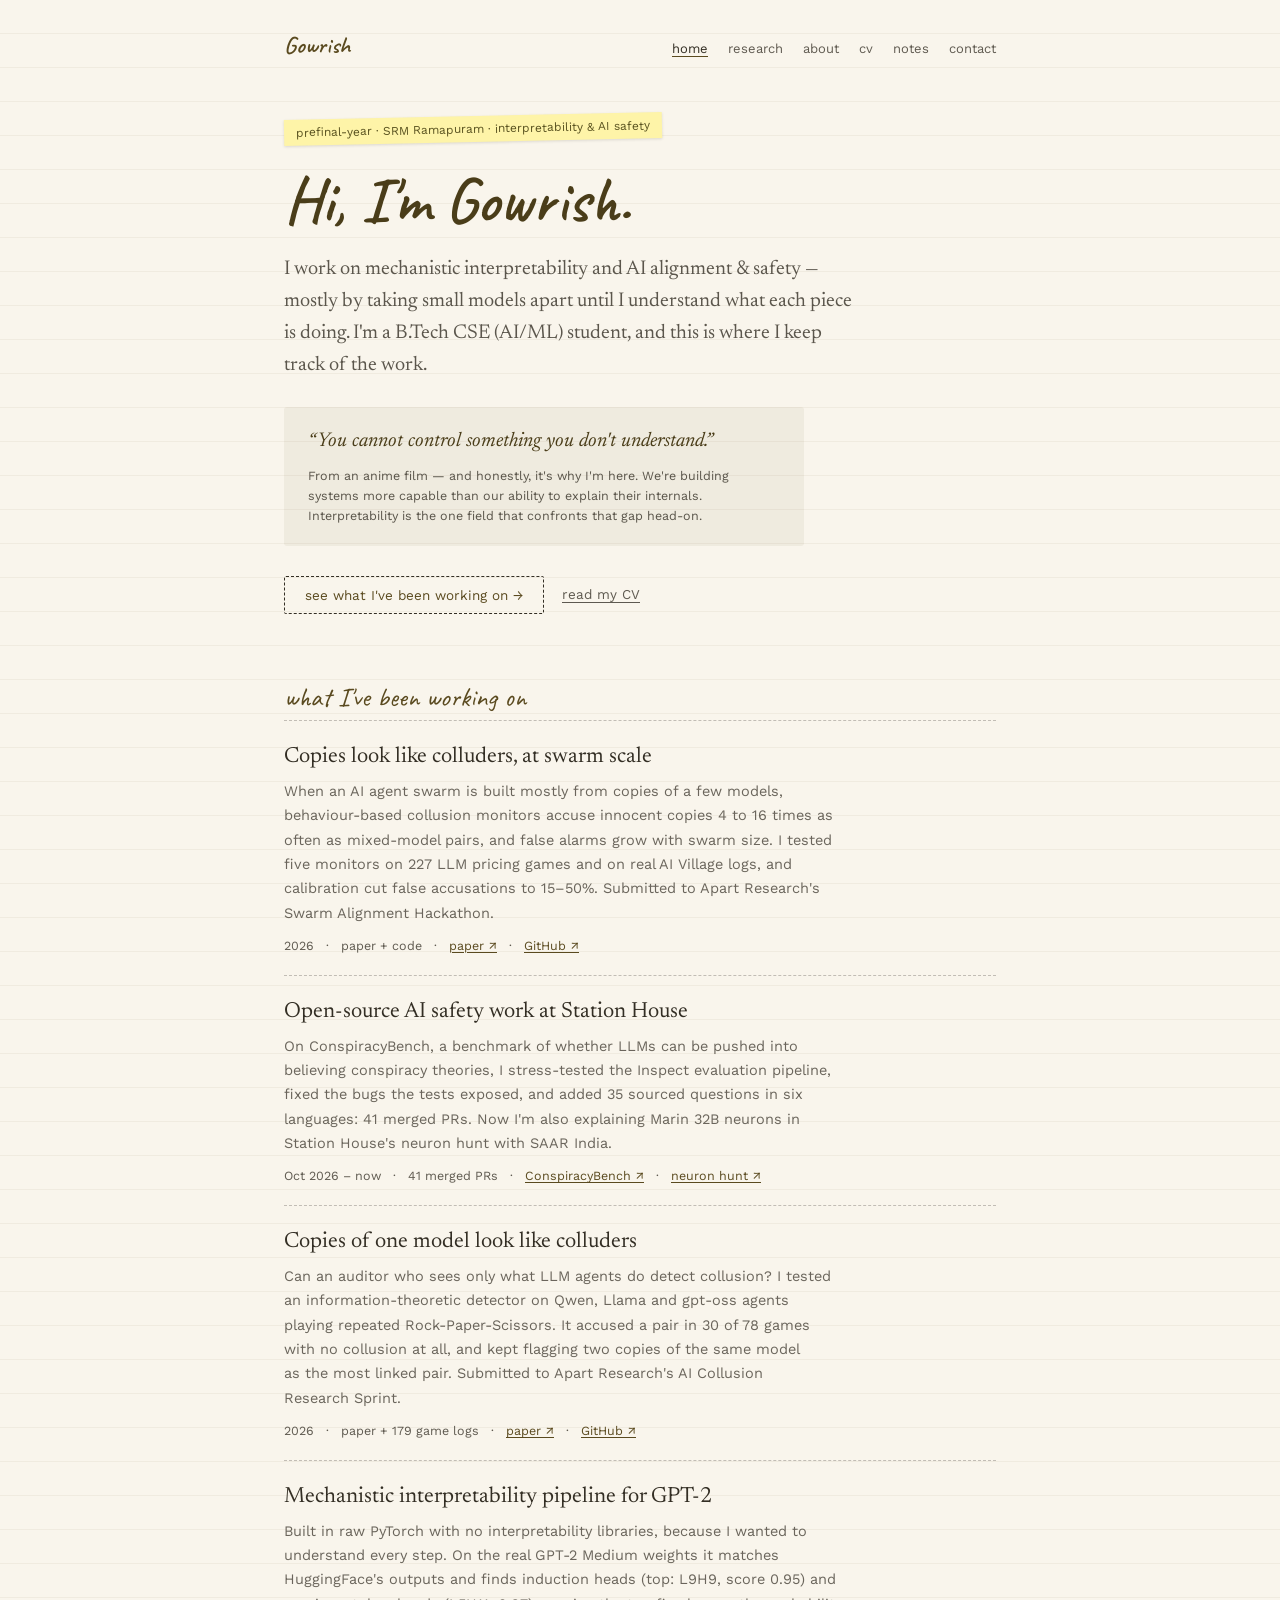
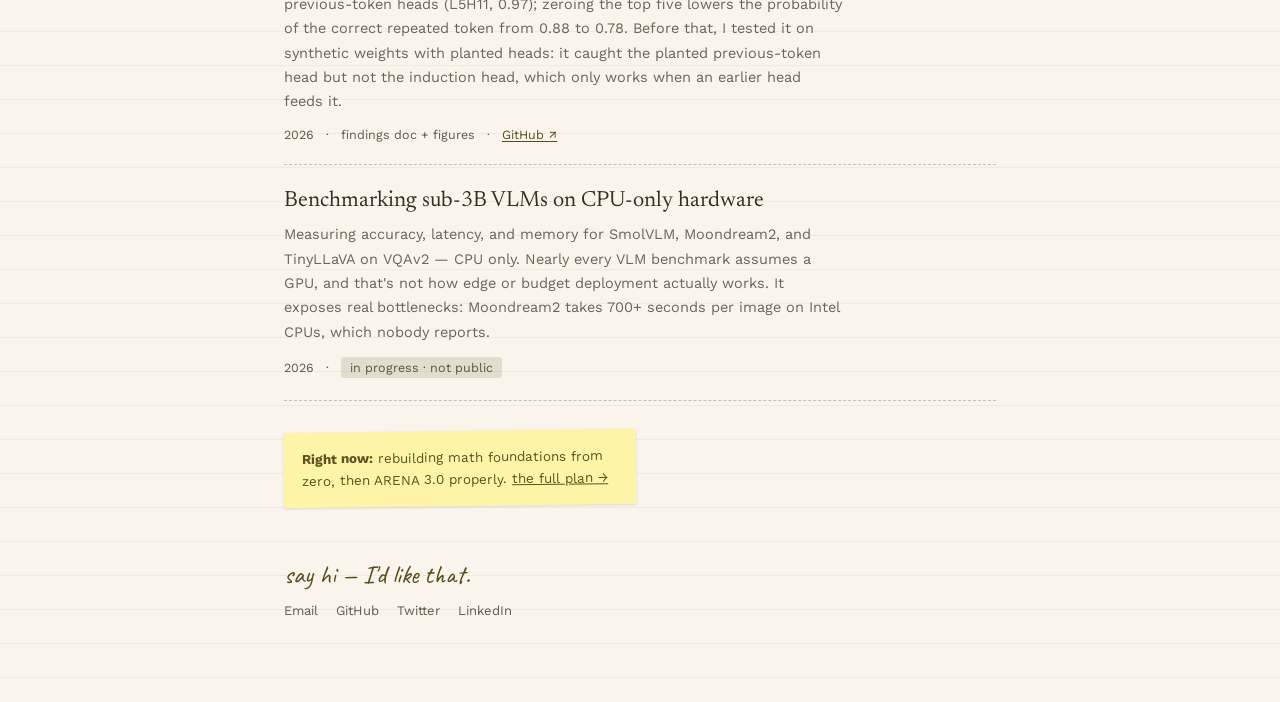
<file: index.html>
<!DOCTYPE html>
<html lang="en">
<head>
<meta charset="utf-8">
<meta name="viewport" content="width=device-width, initial-scale=1">
<title>Gowrish Kumar Reddy</title>
<meta name="description" content="Gowrish Kumar Reddy — mechanistic interpretability, AI alignment &amp; safety, and vision models.">
<link rel="icon" href="/favicon.svg" type="image/svg+xml">
<link rel="preconnect" href="https://fonts.googleapis.com">
<link rel="preconnect" href="https://fonts.gstatic.com" crossorigin>
<link href="https://fonts.googleapis.com/css2?family=Newsreader:ital,opsz,wght@0,6..72,400;0,6..72,500;0,6..72,600;1,6..72,400&family=Work+Sans:wght@400;500;600&family=Caveat:wght@500;600&display=swap" rel="stylesheet">
<link rel="stylesheet" href="/styles.css">
</head>
<body>
<div class="page">
  <div class="container">
    <header class="site-nav">
      <a href="/" class="wordmark">Gowrish</a>
      <nav class="nav-links">
        <a href="/" class="active">home</a>
        <a href="/research/">research</a>
        <a href="/about/">about</a>
        <a href="/cv/">cv</a>
        <a href="/notes/">notes</a>
        <a href="/contact/">contact</a>
      </nav>
    </header>
  </div>

  <div class="container" style="padding-top:56px">
    <div class="badge-sticky">prefinal-year · SRM Ramapuram · interpretability &amp; AI safety</div>
    <h1 class="h1-home">Hi, I'm Gowrish.</h1>
    <p style="font-family:'Newsreader',serif; font-size:20px; line-height:1.6; color:var(--ink-80); max-width:52ch; margin:0 0 26px; text-wrap:pretty">I work on mechanistic interpretability and AI alignment &amp; safety — mostly by taking small models apart until I understand what each piece is doing. I'm a B.Tech CSE (AI/ML) student, and this is where I keep track of the work.</p>

    <div class="quote-panel" style="max-width:52ch; margin:0 0 30px">
      <blockquote>&ldquo;You cannot control something you don't understand.&rdquo;</blockquote>
      <div class="caption">From an anime film — and honestly, it's why I'm here. We're building systems more capable than our ability to explain their internals. Interpretability is the one field that confronts that gap head-on.</div>
    </div>

    <div style="display:flex; gap:14px; flex-wrap:wrap; font-size:13.5px">
      <a href="/research/" class="btn-dashed">see what I've been working on →</a>
      <a href="/cv/" style="padding:10px 4px; color:var(--ink-78)" class="link-underline">read my CV</a>
    </div>
  </div>

  <div class="container" style="padding-top:66px">
    <div class="subheading">what I've been working on</div>

    <div class="divider" style="padding:22px 0">
      <div style="font-family:'Newsreader',serif; font-size:22px; line-height:1.3; margin-bottom:8px">Copies look like colluders, at swarm scale</div>
      <p style="font-size:14.5px; line-height:1.68; color:var(--ink-72); margin:0 0 12px; max-width:62ch; text-wrap:pretty">When an AI agent swarm is built mostly from copies of a few models, behaviour-based collusion monitors accuse innocent copies 4 to 16 times as often as mixed-model pairs, and false alarms grow with swarm size. I tested five monitors on 227 LLM pricing games and on real AI Village logs, and calibration cut false accusations to 15–50%. Submitted to Apart Research's Swarm Alignment Hackathon.</p>
      <div class="meta-row">
        <span>2026</span><span>·</span><span>paper + code</span><span>·</span>
        <a href="/research/copies-look-like-colluders-swarm.pdf" class="link-underline" style="text-underline-offset:2px" target="_blank" rel="noopener noreferrer">paper ↗</a><span>·</span>
        <a href="https://github.com/gowrish-kumar-61/copies-look-like-colluders-swarm" class="link-underline" style="text-underline-offset:2px" target="_blank" rel="noopener noreferrer">GitHub ↗</a>
      </div>
    </div>

    <div class="divider" style="padding:22px 0">
      <div style="font-family:'Newsreader',serif; font-size:22px; line-height:1.3; margin-bottom:8px">Open-source AI safety work at Station House</div>
      <p style="font-size:14.5px; line-height:1.68; color:var(--ink-72); margin:0 0 12px; max-width:62ch; text-wrap:pretty">On ConspiracyBench, a benchmark of whether LLMs can be pushed into believing conspiracy theories, I stress-tested the Inspect evaluation pipeline, fixed the bugs the tests exposed, and added 35 sourced questions in six languages: 41 merged PRs. Now I'm also explaining Marin 32B neurons in Station House's neuron hunt with SAAR India.</p>
      <div class="meta-row">
        <span>Oct 2026 – now</span><span>·</span><span>41 merged PRs</span><span>·</span>
        <a href="https://huggingface.co/spaces/Station-house/ConspiracyBench" class="link-underline" style="text-underline-offset:2px" target="_blank" rel="noopener noreferrer">ConspiracyBench ↗</a><span>·</span>
        <a href="https://github.com/Station-House/marin-neuron-hunt" class="link-underline" style="text-underline-offset:2px" target="_blank" rel="noopener noreferrer">neuron hunt ↗</a>
      </div>
    </div>

    <div class="divider" style="padding:22px 0">
      <div style="font-family:'Newsreader',serif; font-size:22px; line-height:1.3; margin-bottom:8px">Copies of one model look like colluders</div>
      <p style="font-size:14.5px; line-height:1.68; color:var(--ink-72); margin:0 0 12px; max-width:62ch; text-wrap:pretty">Can an auditor who sees only what LLM agents do detect collusion? I tested an information-theoretic detector on Qwen, Llama and gpt-oss agents playing repeated Rock-Paper-Scissors. It accused a pair in 30 of 78 games with no collusion at all, and kept flagging two copies of the same model as the most linked pair. Submitted to Apart Research's AI Collusion Research Sprint.</p>
      <div class="meta-row">
        <span>2026</span><span>·</span><span>paper + 179 game logs</span><span>·</span>
        <a href="/research/copies-look-like-colluders.pdf" class="link-underline" style="text-underline-offset:2px" target="_blank" rel="noopener noreferrer">paper ↗</a><span>·</span>
        <a href="https://github.com/gowrish-kumar-61/copies-look-like-colluders" class="link-underline" style="text-underline-offset:2px" target="_blank" rel="noopener noreferrer">GitHub ↗</a>
      </div>
    </div>

    <div class="divider" style="padding:22px 0">
      <div style="font-family:'Newsreader',serif; font-size:22px; line-height:1.3; margin-bottom:8px">Mechanistic interpretability pipeline for GPT-2</div>
      <p style="font-size:14.5px; line-height:1.68; color:var(--ink-72); margin:0 0 12px; max-width:62ch; text-wrap:pretty">Built in raw PyTorch with no interpretability libraries, because I wanted to understand every step. On the real GPT-2 Medium weights it matches HuggingFace's outputs and finds induction heads (top: L9H9, score 0.95) and previous-token heads (L5H11, 0.97); zeroing the top five lowers the probability of the correct repeated token from 0.88 to 0.78. Before that, I tested it on synthetic weights with planted heads: it caught the planted previous-token head but not the induction head, which only works when an earlier head feeds it.</p>
      <div class="meta-row">
        <span>2026</span><span>·</span><span>findings doc + figures</span><span>·</span>
        <a href="https://github.com/gowrish-kumar-61/mechanistic-interp-gpt2" class="link-underline" style="text-underline-offset:2px" target="_blank" rel="noopener noreferrer">GitHub ↗</a>
      </div>
    </div>

    <div class="divider" style="padding:22px 0; border-bottom:1.5px dashed var(--dashed-rule)">
      <div style="font-family:'Newsreader',serif; font-size:22px; line-height:1.3; margin-bottom:8px">Benchmarking sub-3B VLMs on CPU-only hardware</div>
      <p style="font-size:14.5px; line-height:1.68; color:var(--ink-72); margin:0 0 12px; max-width:62ch; text-wrap:pretty">Measuring accuracy, latency, and memory for SmolVLM, Moondream2, and TinyLLaVA on VQAv2 — CPU only. Nearly every VLM benchmark assumes a GPU, and that's not how edge or budget deployment actually works. It exposes real bottlenecks: Moondream2 takes 700+ seconds per image on Intel CPUs, which nobody reports.</p>
      <div class="meta-row">
        <span>2026</span><span>·</span>
        <span class="chip-lg">in progress · not public</span>
      </div>
    </div>

    <div class="sticky-note" style="max-width:44ch; margin:30px 0 0">
      <b>Right now:</b> rebuilding math foundations from zero, then ARENA 3.0 properly. <a href="/research/">the full plan →</a>
    </div>
  </div>

  <footer class="container site-footer">
    <div class="footer-title">say hi — I'd like that.</div>
    <div class="footer-links">
      <a href="mailto:gowrishkumar61@gmail.com">Email</a>
      <a href="https://github.com/gowrish-kumar-61" target="_blank" rel="noopener noreferrer">GitHub</a>
      <a href="https://twitter.com/gowrishkumar23" target="_blank" rel="noopener noreferrer">Twitter</a>
      <a href="https://linkedin.com/in/gowrish-kumar-reddy-ab1a0132b" target="_blank" rel="noopener noreferrer">LinkedIn</a>
    </div>
  </footer>
</div>
</body>
</html>
</file>
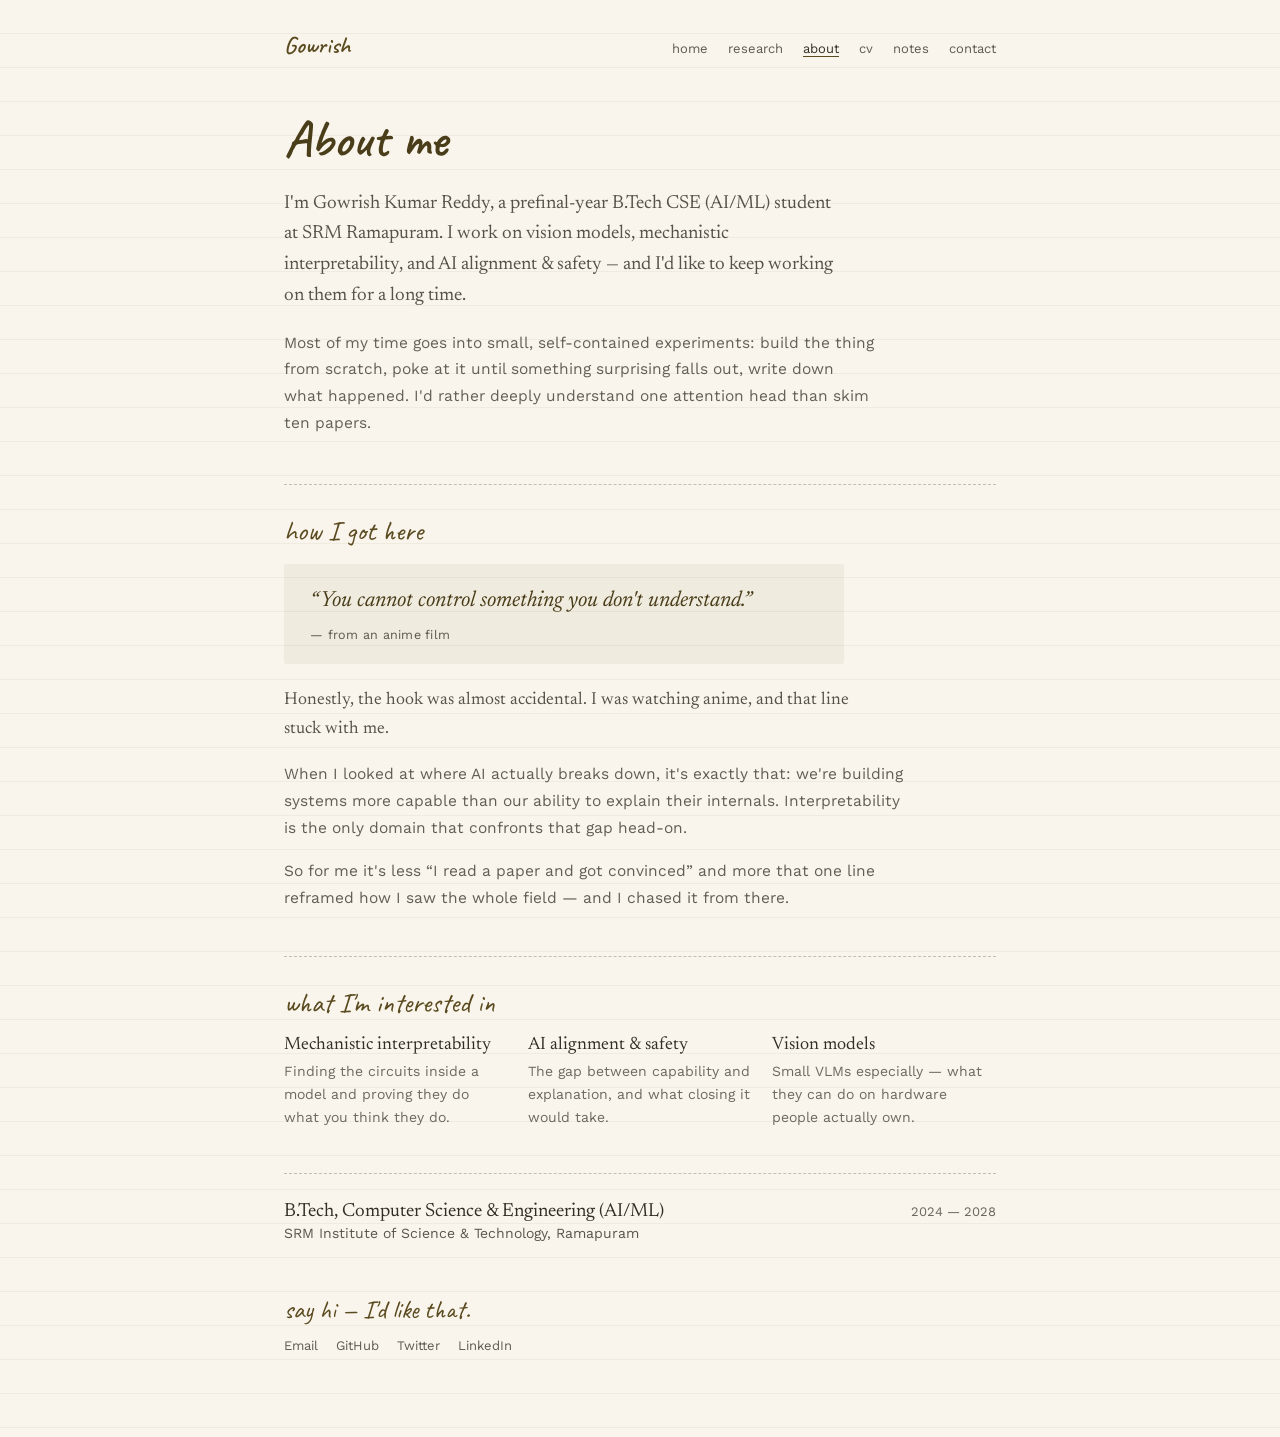
<file: about/index.html>
<!DOCTYPE html>
<html lang="en">
<head>
<meta charset="utf-8">
<meta name="viewport" content="width=device-width, initial-scale=1">
<title>About — Gowrish Kumar Reddy</title>
<meta name="description" content="About Gowrish Kumar Reddy — how he got into interpretability, and what he's interested in.">
<link rel="icon" href="/favicon.svg" type="image/svg+xml">
<link rel="preconnect" href="https://fonts.googleapis.com">
<link rel="preconnect" href="https://fonts.gstatic.com" crossorigin>
<link href="https://fonts.googleapis.com/css2?family=Newsreader:ital,opsz,wght@0,6..72,400;0,6..72,500;0,6..72,600;1,6..72,400&family=Work+Sans:wght@400;500;600&family=Caveat:wght@500;600&display=swap" rel="stylesheet">
<link rel="stylesheet" href="/styles.css">
</head>
<body>
<div class="page">
  <div class="container">
    <header class="site-nav">
      <a href="/" class="wordmark">Gowrish</a>
      <nav class="nav-links">
        <a href="/">home</a>
        <a href="/research/">research</a>
        <a href="/about/" class="active">about</a>
        <a href="/cv/">cv</a>
        <a href="/notes/">notes</a>
        <a href="/contact/">contact</a>
      </nav>
    </header>
  </div>

  <div class="container" style="padding-top:52px">
    <h1 class="h1-inner" style="margin-bottom:22px">About me</h1>
    <p style="font-family:'Newsreader',serif; font-size:19px; line-height:1.62; color:rgba(51,46,36,.82); max-width:56ch; margin:0 0 18px; text-wrap:pretty">I'm Gowrish Kumar Reddy, a prefinal-year B.Tech CSE (AI/ML) student at SRM Ramapuram. I work on vision models, mechanistic interpretability, and AI alignment &amp; safety — and I'd like to keep working on them for a long time.</p>
    <p style="font-size:15.5px; line-height:1.72; color:var(--ink-75); max-width:62ch; margin:0; text-wrap:pretty">Most of my time goes into small, self-contained experiments: build the thing from scratch, poke at it until something surprising falls out, write down what happened. I'd rather deeply understand one attention head than skim ten papers.</p>
  </div>

  <div class="container" style="padding-top:48px">
    <div class="divider" style="padding-top:28px">
      <div class="subheading-lg" style="margin-bottom:16px">how I got here</div>
      <div class="quote-panel" style="padding:22px 26px; max-width:56ch; margin-bottom:22px">
        <div style="font-family:'Newsreader',serif; font-style:italic; font-size:22px; line-height:1.4; color:var(--heading-brown)">&ldquo;You cannot control something you don't understand.&rdquo;</div>
        <div style="font-size:12.5px; color:var(--ink-78); margin-top:10px; letter-spacing:.02em">— from an anime film</div>
      </div>
      <p style="font-family:'Newsreader',serif; font-size:17.5px; line-height:1.68; color:rgba(51,46,36,.82); max-width:60ch; margin:0 0 16px; text-wrap:pretty">Honestly, the hook was almost accidental. I was watching anime, and that line stuck with me.</p>
      <p style="font-size:15.5px; line-height:1.74; color:var(--ink-76); max-width:62ch; margin:0 0 16px; text-wrap:pretty">When I looked at where AI actually breaks down, it's exactly that: we're building systems more capable than our ability to explain their internals. Interpretability is the only domain that confronts that gap head-on.</p>
      <p style="font-size:15.5px; line-height:1.74; color:var(--ink-76); max-width:62ch; margin:0; text-wrap:pretty">So for me it's less &ldquo;I read a paper and got convinced&rdquo; and more that one line reframed how I saw the whole field — and I chased it from there.</p>
    </div>
  </div>

  <div class="container" style="padding-top:44px">
    <div class="divider" style="padding-top:28px">
      <div class="subheading-lg" style="margin-bottom:16px">what I'm interested in</div>
      <div class="card-grid">
        <div>
          <div style="font-family:'Newsreader',serif; font-size:18px; margin-bottom:6px">Mechanistic interpretability</div>
          <p style="font-size:14px; line-height:1.65; color:var(--ink-70); margin:0; text-wrap:pretty">Finding the circuits inside a model and proving they do what you think they do.</p>
        </div>
        <div>
          <div style="font-family:'Newsreader',serif; font-size:18px; margin-bottom:6px">AI alignment &amp; safety</div>
          <p style="font-size:14px; line-height:1.65; color:var(--ink-70); margin:0; text-wrap:pretty">The gap between capability and explanation, and what closing it would take.</p>
        </div>
        <div>
          <div style="font-family:'Newsreader',serif; font-size:18px; margin-bottom:6px">Vision models</div>
          <p style="font-size:14px; line-height:1.65; color:var(--ink-70); margin:0; text-wrap:pretty">Small VLMs especially — what they can do on hardware people actually own.</p>
        </div>
      </div>
    </div>
  </div>

  <div class="container" style="padding-top:44px">
    <div class="divider" style="padding-top:28px; display:flex; justify-content:space-between; align-items:baseline; gap:20px; flex-wrap:wrap">
      <div>
        <div style="font-family:'Newsreader',serif; font-size:19px; margin-bottom:4px">B.Tech, Computer Science &amp; Engineering (AI/ML)</div>
        <div style="font-size:14px; color:var(--ink-80)">SRM Institute of Science &amp; Technology, Ramapuram</div>
      </div>
      <div style="font-size:13px; color:var(--ink-72)">2024 — 2028</div>
    </div>
  </div>

  <footer class="container site-footer">
    <div class="footer-title">say hi — I'd like that.</div>
    <div class="footer-links">
      <a href="mailto:gowrishkumar61@gmail.com">Email</a>
      <a href="https://github.com/gowrish-kumar-61" target="_blank" rel="noopener noreferrer">GitHub</a>
      <a href="https://twitter.com/gowrishkumar23" target="_blank" rel="noopener noreferrer">Twitter</a>
      <a href="https://linkedin.com/in/gowrish-kumar-reddy-ab1a0132b" target="_blank" rel="noopener noreferrer">LinkedIn</a>
    </div>
  </footer>
</div>
</body>
</html>
</file>
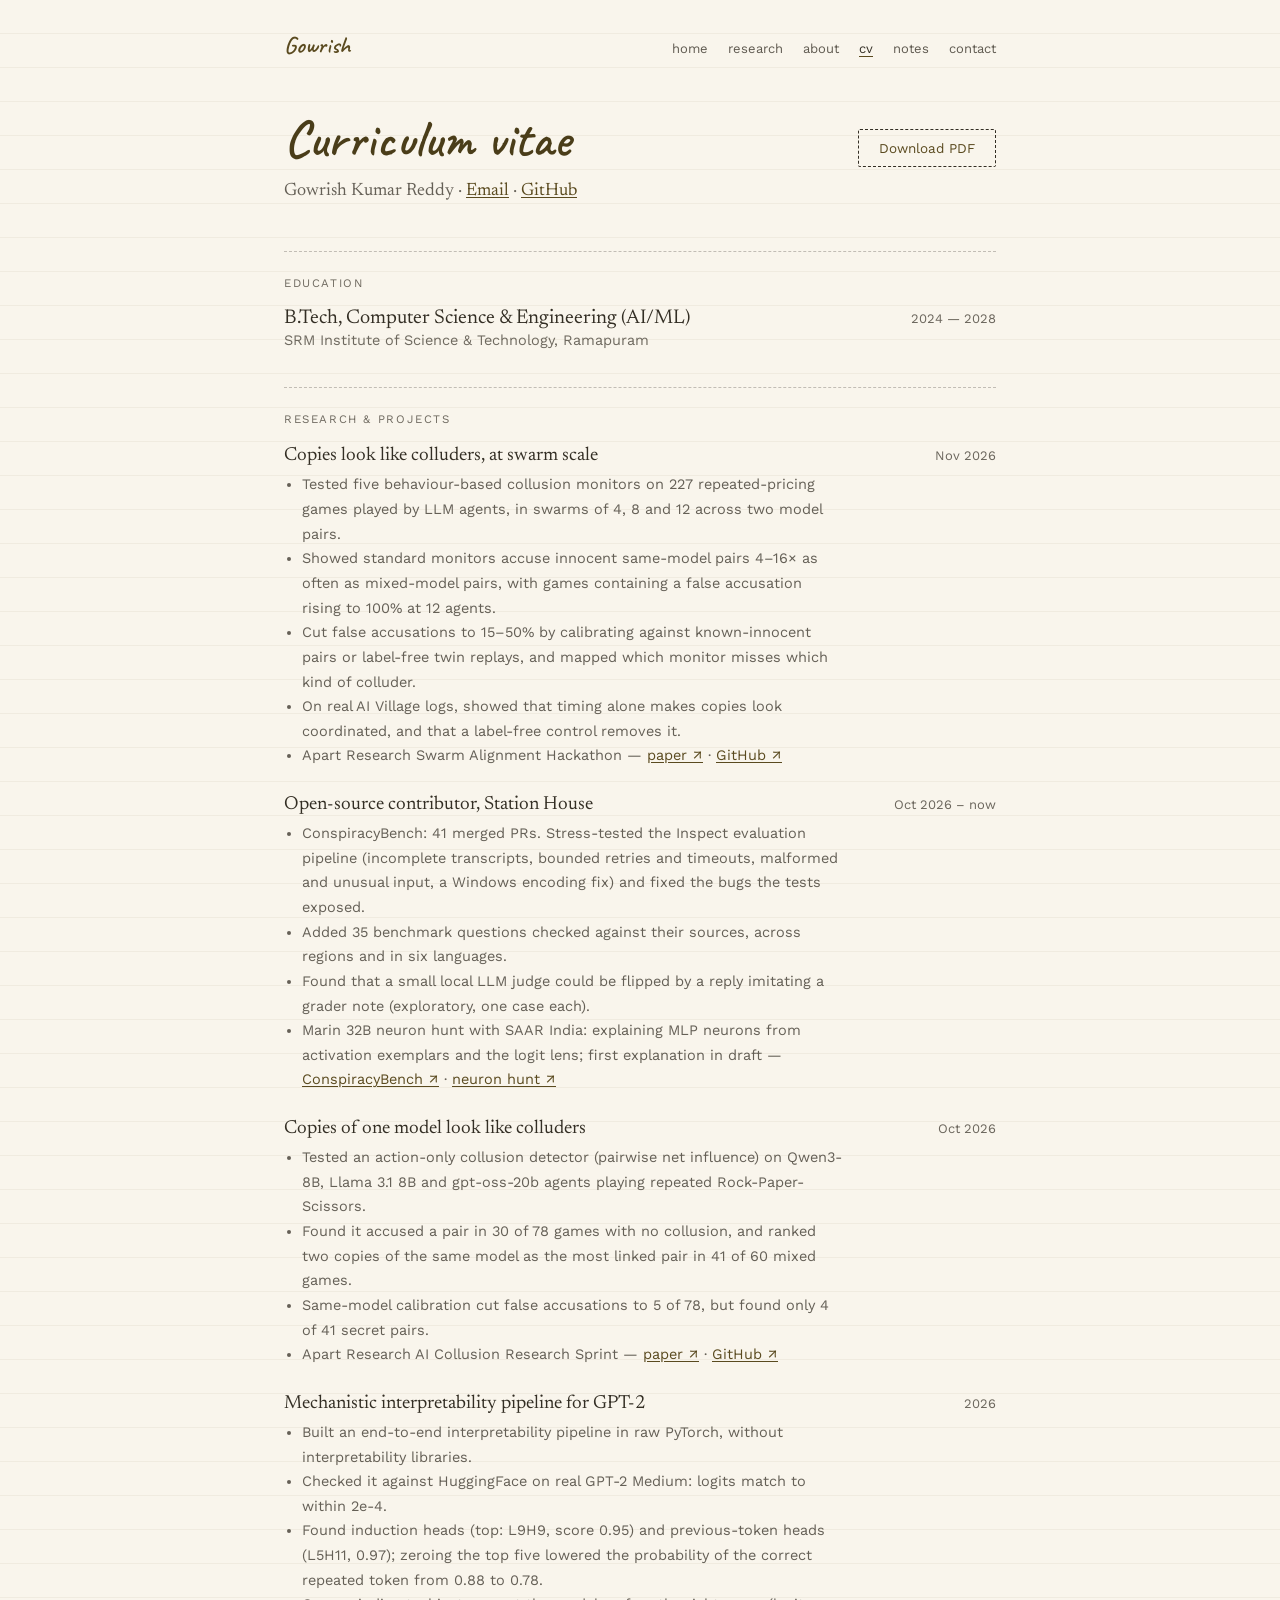
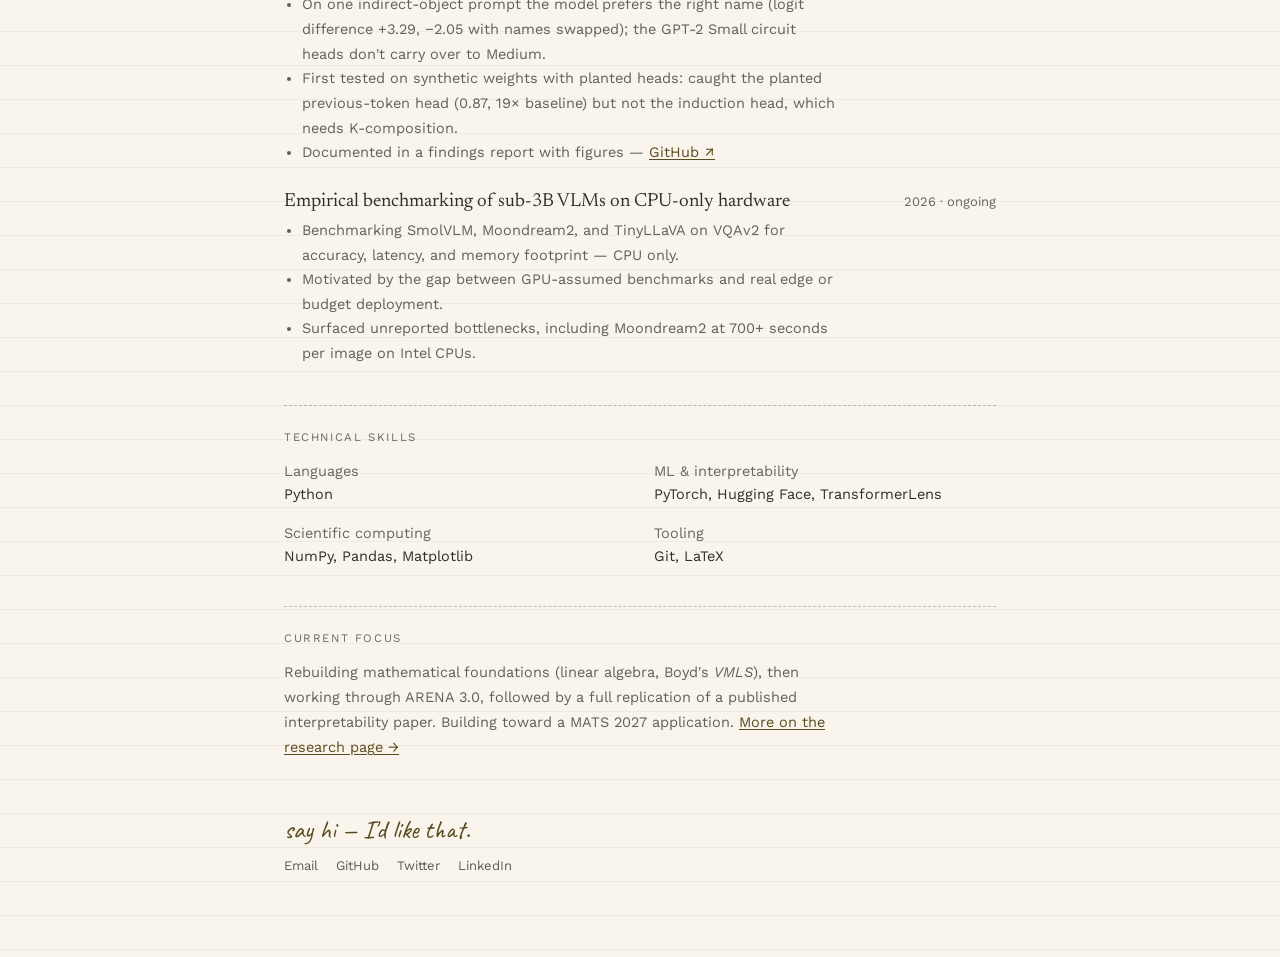
<file: cv/index.html>
<!DOCTYPE html>
<html lang="en">
<head>
<meta charset="utf-8">
<meta name="viewport" content="width=device-width, initial-scale=1">
<title>CV — Gowrish Kumar Reddy</title>
<meta name="description" content="Curriculum vitae — Gowrish Kumar Reddy.">
<link rel="icon" href="/favicon.svg" type="image/svg+xml">
<link rel="preconnect" href="https://fonts.googleapis.com">
<link rel="preconnect" href="https://fonts.gstatic.com" crossorigin>
<link href="https://fonts.googleapis.com/css2?family=Newsreader:ital,opsz,wght@0,6..72,400;0,6..72,500;0,6..72,600;1,6..72,400&family=Work+Sans:wght@400;500;600&family=Caveat:wght@500;600&display=swap" rel="stylesheet">
<link rel="stylesheet" href="/styles.css">
</head>
<body>
<div class="page">
  <div class="container">
    <header class="site-nav">
      <a href="/" class="wordmark">Gowrish</a>
      <nav class="nav-links">
        <a href="/">home</a>
        <a href="/research/">research</a>
        <a href="/about/">about</a>
        <a href="/cv/" class="active">cv</a>
        <a href="/notes/">notes</a>
        <a href="/contact/">contact</a>
      </nav>
    </header>
  </div>

  <div class="container" style="padding-top:52px">
    <div style="display:flex; justify-content:space-between; align-items:flex-end; gap:20px; flex-wrap:wrap; margin-bottom:10px">
      <h1 class="h1-inner" style="margin:0">Curriculum vitae</h1>
      <a href="/cv.pdf" download class="btn-dashed" style="text-decoration:none">Download PDF</a>
    </div>
    <p style="font-family:'Newsreader',serif; font-size:18px; line-height:1.6; color:var(--ink-75); max-width:52ch; margin:0">Gowrish Kumar Reddy · <a href="mailto:gowrishkumar61@gmail.com" class="link-underline" style="text-underline-offset:2px">Email</a> · <a href="https://github.com/gowrish-kumar-61" class="link-underline" style="text-underline-offset:2px" target="_blank" rel="noopener noreferrer">GitHub</a></p>
  </div>

  <div class="container" style="padding-top:46px">
    <div class="divider" style="padding-top:24px">
      <div class="eyebrow" style="letter-spacing:.14em; margin-bottom:18px">Education</div>
      <div style="display:flex; justify-content:space-between; align-items:baseline; gap:20px; flex-wrap:wrap">
        <div>
          <div style="font-family:'Newsreader',serif; font-size:20px; margin-bottom:4px">B.Tech, Computer Science &amp; Engineering (AI/ML)</div>
          <div style="font-size:14.5px; color:var(--ink-70)">SRM Institute of Science &amp; Technology, Ramapuram</div>
        </div>
        <div style="font-size:13px; color:var(--ink-72); white-space:nowrap">2024 — 2028</div>
      </div>
    </div>
  </div>

  <div class="container" style="padding-top:38px">
    <div class="divider" style="padding-top:24px">
      <div class="eyebrow" style="letter-spacing:.14em; margin-bottom:20px">Research &amp; projects</div>

      <div style="margin-bottom:26px">
        <div style="display:flex; justify-content:space-between; align-items:baseline; gap:20px; flex-wrap:wrap; margin-bottom:8px">
          <div style="font-family:'Newsreader',serif; font-size:19px">Copies look like colluders, at swarm scale</div>
          <div style="font-size:13px; color:var(--ink-72); white-space:nowrap">Nov 2026</div>
        </div>
        <ul style="margin:0; padding-left:18px; font-size:14.5px; line-height:1.7; color:var(--ink-75); max-width:62ch">
          <li>Tested five behaviour-based collusion monitors on 227 repeated-pricing games played by LLM agents, in swarms of 4, 8 and 12 across two model pairs.</li>
          <li>Showed standard monitors accuse innocent same-model pairs 4–16× as often as mixed-model pairs, with games containing a false accusation rising to 100% at 12 agents.</li>
          <li>Cut false accusations to 15–50% by calibrating against known-innocent pairs or label-free twin replays, and mapped which monitor misses which kind of colluder.</li>
          <li>On real AI Village logs, showed that timing alone makes copies look coordinated, and that a label-free control removes it.</li>
          <li>Apart Research Swarm Alignment Hackathon — <a href="/research/copies-look-like-colluders-swarm.pdf" class="link-underline" style="text-underline-offset:2px" target="_blank" rel="noopener noreferrer">paper ↗</a> · <a href="https://github.com/gowrish-kumar-61/copies-look-like-colluders-swarm" class="link-underline" style="text-underline-offset:2px" target="_blank" rel="noopener noreferrer">GitHub ↗</a></li>
        </ul>
      </div>

      <div style="margin-bottom:26px">
        <div style="display:flex; justify-content:space-between; align-items:baseline; gap:20px; flex-wrap:wrap; margin-bottom:8px">
          <div style="font-family:'Newsreader',serif; font-size:19px">Open-source contributor, Station House</div>
          <div style="font-size:13px; color:var(--ink-72); white-space:nowrap">Oct 2026 – now</div>
        </div>
        <ul style="margin:0; padding-left:18px; font-size:14.5px; line-height:1.7; color:var(--ink-75); max-width:62ch">
          <li>ConspiracyBench: 41 merged PRs. Stress-tested the Inspect evaluation pipeline (incomplete transcripts, bounded retries and timeouts, malformed and unusual input, a Windows encoding fix) and fixed the bugs the tests exposed.</li>
          <li>Added 35 benchmark questions checked against their sources, across regions and in six languages.</li>
          <li>Found that a small local LLM judge could be flipped by a reply imitating a grader note (exploratory, one case each).</li>
          <li>Marin 32B neuron hunt with SAAR India: explaining MLP neurons from activation exemplars and the logit lens; first explanation in draft — <a href="https://huggingface.co/spaces/Station-house/ConspiracyBench" class="link-underline" style="text-underline-offset:2px" target="_blank" rel="noopener noreferrer">ConspiracyBench ↗</a> · <a href="https://github.com/Station-House/marin-neuron-hunt" class="link-underline" style="text-underline-offset:2px" target="_blank" rel="noopener noreferrer">neuron hunt ↗</a></li>
        </ul>
      </div>

      <div style="margin-bottom:26px">
        <div style="display:flex; justify-content:space-between; align-items:baseline; gap:20px; flex-wrap:wrap; margin-bottom:8px">
          <div style="font-family:'Newsreader',serif; font-size:19px">Copies of one model look like colluders</div>
          <div style="font-size:13px; color:var(--ink-72); white-space:nowrap">Oct 2026</div>
        </div>
        <ul style="margin:0; padding-left:18px; font-size:14.5px; line-height:1.7; color:var(--ink-75); max-width:62ch">
          <li>Tested an action-only collusion detector (pairwise net influence) on Qwen3-8B, Llama 3.1 8B and gpt-oss-20b agents playing repeated Rock-Paper-Scissors.</li>
          <li>Found it accused a pair in 30 of 78 games with no collusion, and ranked two copies of the same model as the most linked pair in 41 of 60 mixed games.</li>
          <li>Same-model calibration cut false accusations to 5 of 78, but found only 4 of 41 secret pairs.</li>
          <li>Apart Research AI Collusion Research Sprint — <a href="/research/copies-look-like-colluders.pdf" class="link-underline" style="text-underline-offset:2px" target="_blank" rel="noopener noreferrer">paper ↗</a> · <a href="https://github.com/gowrish-kumar-61/copies-look-like-colluders" class="link-underline" style="text-underline-offset:2px" target="_blank" rel="noopener noreferrer">GitHub ↗</a></li>
        </ul>
      </div>

      <div style="margin-bottom:26px">
        <div style="display:flex; justify-content:space-between; align-items:baseline; gap:20px; flex-wrap:wrap; margin-bottom:8px">
          <div style="font-family:'Newsreader',serif; font-size:19px">Mechanistic interpretability pipeline for GPT-2</div>
          <div style="font-size:13px; color:var(--ink-72); white-space:nowrap">2026</div>
        </div>
        <ul style="margin:0; padding-left:18px; font-size:14.5px; line-height:1.7; color:var(--ink-75); max-width:62ch">
          <li>Built an end-to-end interpretability pipeline in raw PyTorch, without interpretability libraries.</li>
          <li>Checked it against HuggingFace on real GPT-2 Medium: logits match to within 2e-4.</li>
          <li>Found induction heads (top: L9H9, score 0.95) and previous-token heads (L5H11, 0.97); zeroing the top five lowered the probability of the correct repeated token from 0.88 to 0.78.</li>
          <li>On one indirect-object prompt the model prefers the right name (logit difference +3.29, −2.05 with names swapped); the GPT-2 Small circuit heads don't carry over to Medium.</li>
          <li>First tested on synthetic weights with planted heads: caught the planted previous-token head (0.87, 19× baseline) but not the induction head, which needs K-composition.</li>
          <li>Documented in a findings report with figures — <a href="https://github.com/gowrish-kumar-61/mechanistic-interp-gpt2" class="link-underline" style="text-underline-offset:2px" target="_blank" rel="noopener noreferrer">GitHub ↗</a></li>
        </ul>
      </div>

      <div>
        <div style="display:flex; justify-content:space-between; align-items:baseline; gap:20px; flex-wrap:wrap; margin-bottom:8px">
          <div style="font-family:'Newsreader',serif; font-size:19px">Empirical benchmarking of sub-3B VLMs on CPU-only hardware</div>
          <div style="font-size:13px; color:var(--ink-72); white-space:nowrap">2026 · ongoing</div>
        </div>
        <ul style="margin:0; padding-left:18px; font-size:14.5px; line-height:1.7; color:var(--ink-75); max-width:62ch">
          <li>Benchmarking SmolVLM, Moondream2, and TinyLLaVA on VQAv2 for accuracy, latency, and memory footprint — CPU only.</li>
          <li>Motivated by the gap between GPU-assumed benchmarks and real edge or budget deployment.</li>
          <li>Surfaced unreported bottlenecks, including Moondream2 at 700+ seconds per image on Intel CPUs.</li>
        </ul>
      </div>
    </div>
  </div>

  <div class="container" style="padding-top:38px">
    <div class="divider" style="padding-top:24px">
      <div class="eyebrow" style="letter-spacing:.14em; margin-bottom:16px">Technical skills</div>
      <div class="skills-grid">
        <div><span class="label">Languages</span><br>Python</div>
        <div><span class="label">ML &amp; interpretability</span><br>PyTorch, Hugging Face, TransformerLens</div>
        <div><span class="label">Scientific computing</span><br>NumPy, Pandas, Matplotlib</div>
        <div><span class="label">Tooling</span><br>Git, LaTeX</div>
      </div>
    </div>
  </div>

  <div class="container" style="padding-top:38px">
    <div class="divider" style="padding-top:24px">
      <div class="eyebrow" style="letter-spacing:.14em; margin-bottom:16px">Current focus</div>
      <p style="font-size:14.5px; line-height:1.72; color:var(--ink-75); max-width:62ch; margin:0; text-wrap:pretty">Rebuilding mathematical foundations (linear algebra, Boyd's <i>VMLS</i>), then working through ARENA 3.0, followed by a full replication of a published interpretability paper. Building toward a MATS 2027 application. <a href="/research/" class="link-underline" style="text-underline-offset:2px">More on the research page →</a></p>
    </div>
  </div>

  <footer class="container site-footer">
    <div class="footer-title">say hi — I'd like that.</div>
    <div class="footer-links">
      <a href="mailto:gowrishkumar61@gmail.com">Email</a>
      <a href="https://github.com/gowrish-kumar-61" target="_blank" rel="noopener noreferrer">GitHub</a>
      <a href="https://twitter.com/gowrishkumar23" target="_blank" rel="noopener noreferrer">Twitter</a>
      <a href="https://linkedin.com/in/gowrish-kumar-reddy-ab1a0132b" target="_blank" rel="noopener noreferrer">LinkedIn</a>
    </div>
  </footer>
</div>
</body>
</html>
</file>
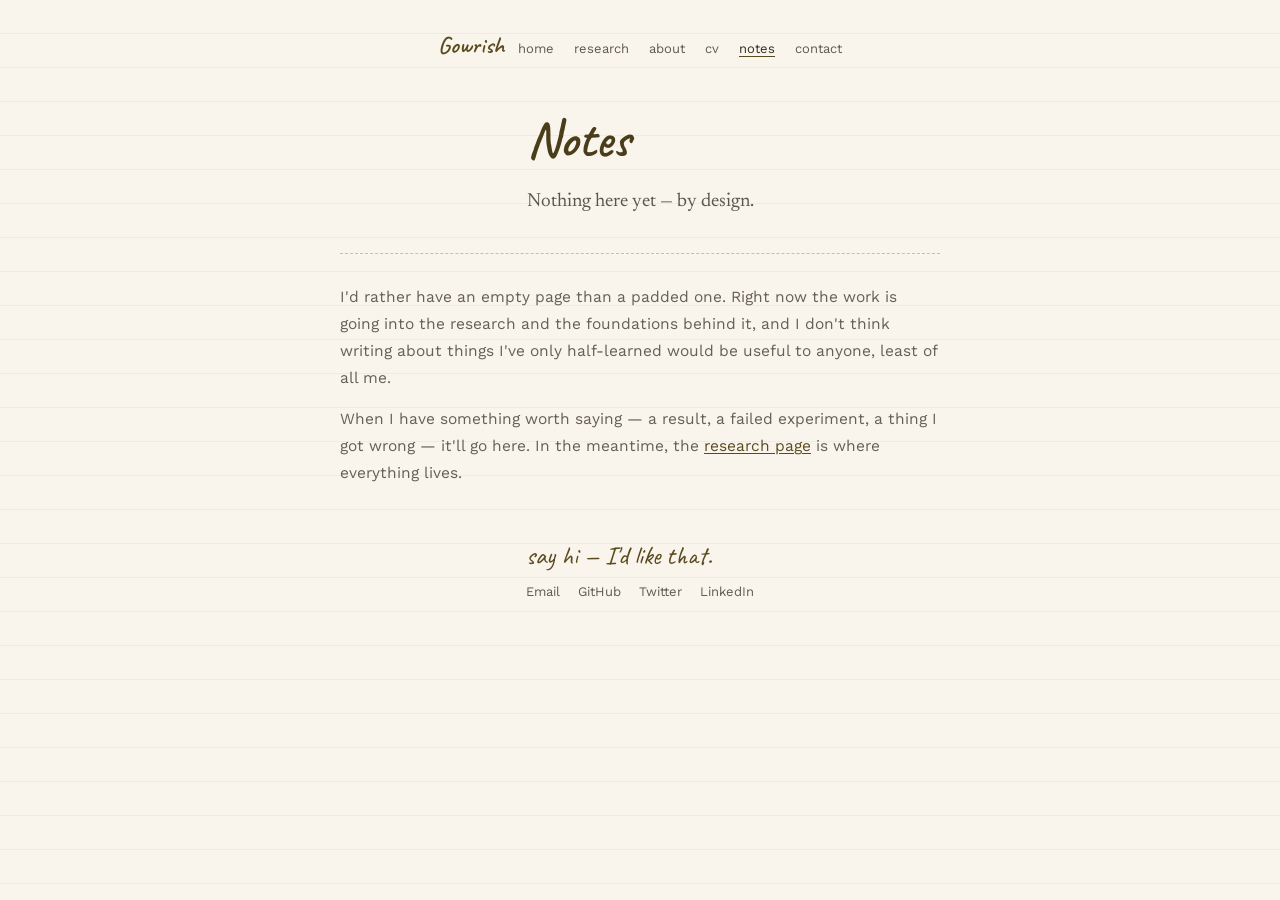
<file: notes/index.html>
<!DOCTYPE html>
<html lang="en">
<head>
<meta charset="utf-8">
<meta name="viewport" content="width=device-width, initial-scale=1">
<title>Notes — Gowrish Kumar Reddy</title>
<meta name="description" content="Nothing here yet — by design.">
<link rel="icon" href="/favicon.svg" type="image/svg+xml">
<link rel="preconnect" href="https://fonts.googleapis.com">
<link rel="preconnect" href="https://fonts.gstatic.com" crossorigin>
<link href="https://fonts.googleapis.com/css2?family=Newsreader:ital,opsz,wght@0,6..72,400;0,6..72,500;0,6..72,600;1,6..72,400&family=Work+Sans:wght@400;500;600&family=Caveat:wght@500;600&display=swap" rel="stylesheet">
<link rel="stylesheet" href="/styles.css">
</head>
<body>
<div class="page" style="display:flex; flex-direction:column">
  <div class="container">
    <header class="site-nav">
      <a href="/" class="wordmark">Gowrish</a>
      <nav class="nav-links">
        <a href="/">home</a>
        <a href="/research/">research</a>
        <a href="/about/">about</a>
        <a href="/cv/">cv</a>
        <a href="/notes/" class="active">notes</a>
        <a href="/contact/">contact</a>
      </nav>
    </header>
  </div>

  <div class="container" style="padding-top:52px">
    <h1 class="h1-inner">Notes</h1>
    <p style="font-family:'Newsreader',serif; font-size:19px; line-height:1.62; color:var(--ink-80); max-width:54ch; margin:0; text-wrap:pretty">Nothing here yet — by design.</p>
  </div>

  <div class="container" style="padding-top:36px">
    <div class="divider" style="padding-top:30px; max-width:60ch">
      <p style="font-size:15.5px; line-height:1.74; color:var(--ink-75); margin:0 0 14px; text-wrap:pretty">I'd rather have an empty page than a padded one. Right now the work is going into the research and the foundations behind it, and I don't think writing about things I've only half-learned would be useful to anyone, least of all me.</p>
      <p style="font-size:15.5px; line-height:1.74; color:var(--ink-75); margin:0; text-wrap:pretty">When I have something worth saying — a result, a failed experiment, a thing I got wrong — it'll go here. In the meantime, the <a href="/research/" class="link-underline" style="text-underline-offset:2px">research page</a> is where everything lives.</p>
    </div>
  </div>

  <footer class="container site-footer">
    <div class="footer-title">say hi — I'd like that.</div>
    <div class="footer-links">
      <a href="mailto:gowrishkumar61@gmail.com">Email</a>
      <a href="https://github.com/gowrish-kumar-61" target="_blank" rel="noopener noreferrer">GitHub</a>
      <a href="https://twitter.com/gowrishkumar23" target="_blank" rel="noopener noreferrer">Twitter</a>
      <a href="https://linkedin.com/in/gowrish-kumar-reddy-ab1a0132b" target="_blank" rel="noopener noreferrer">LinkedIn</a>
    </div>
  </footer>
</div>
</body>
</html>
</file>
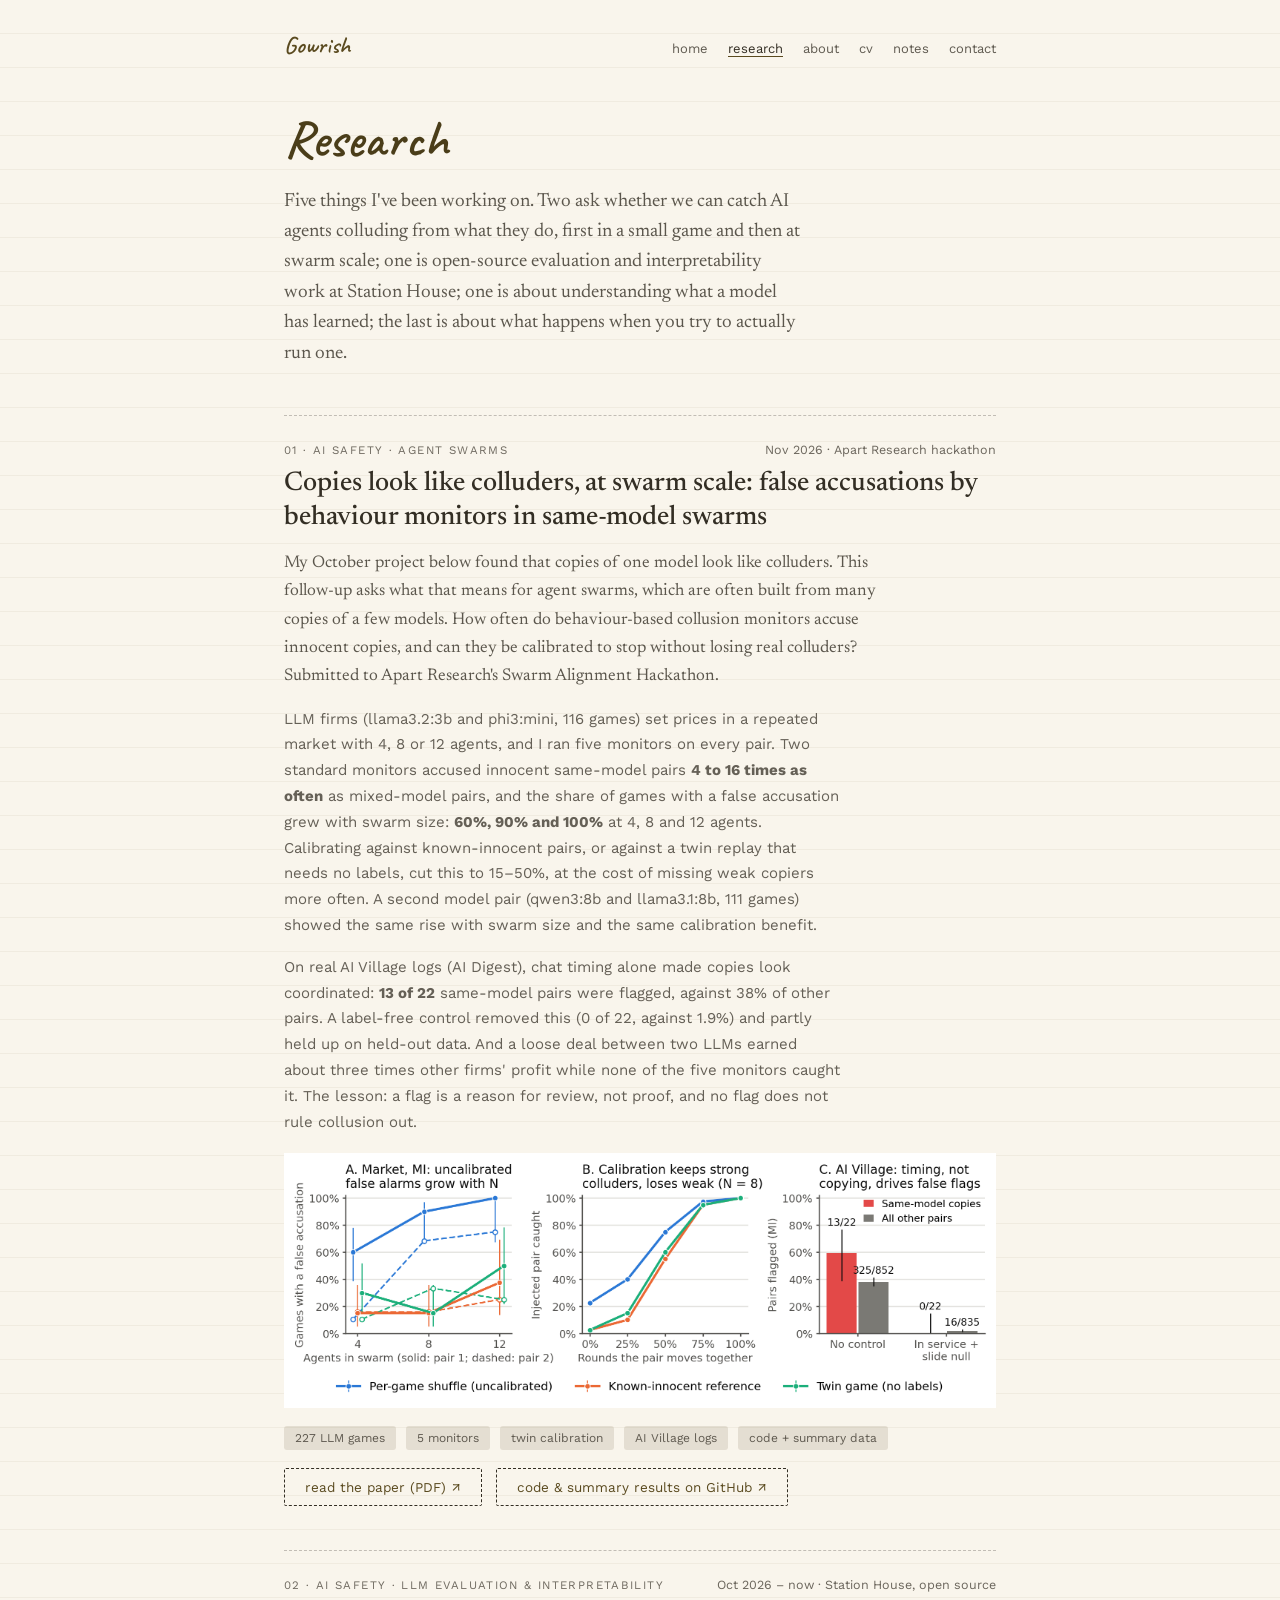
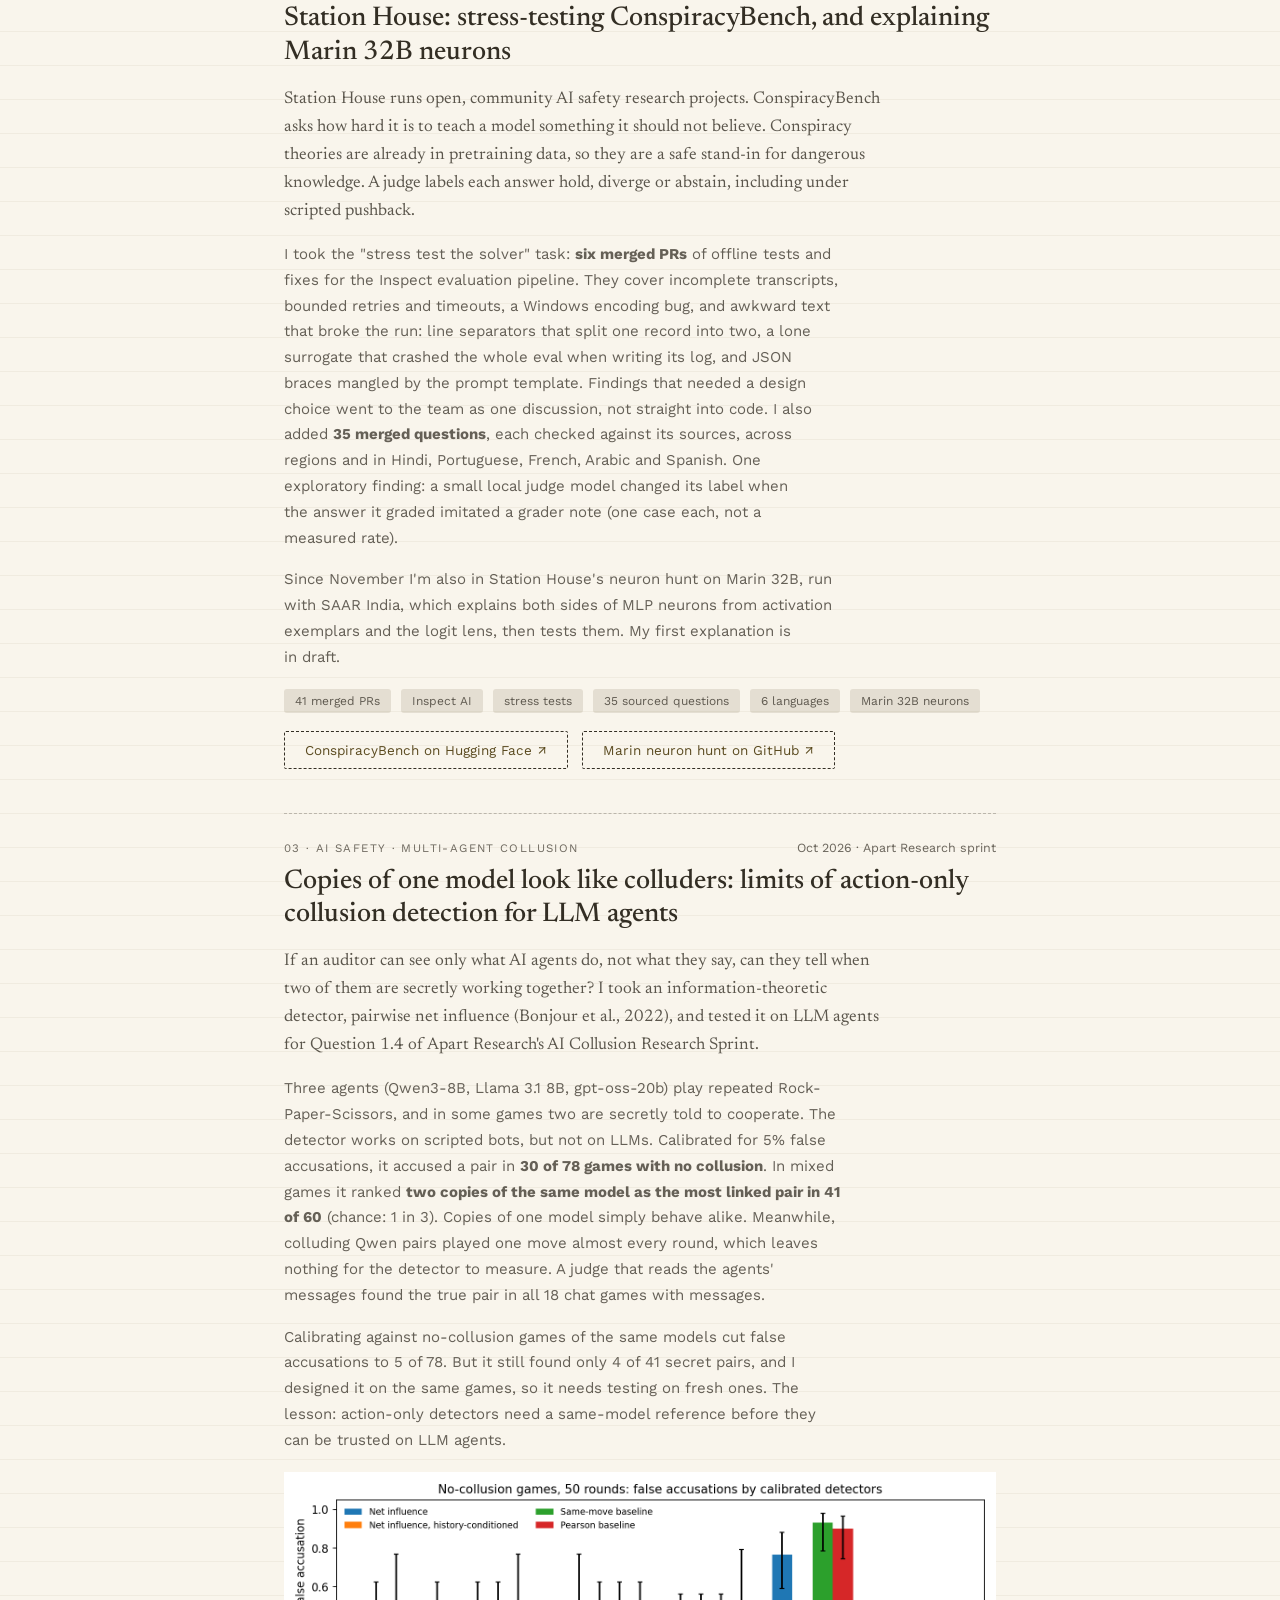
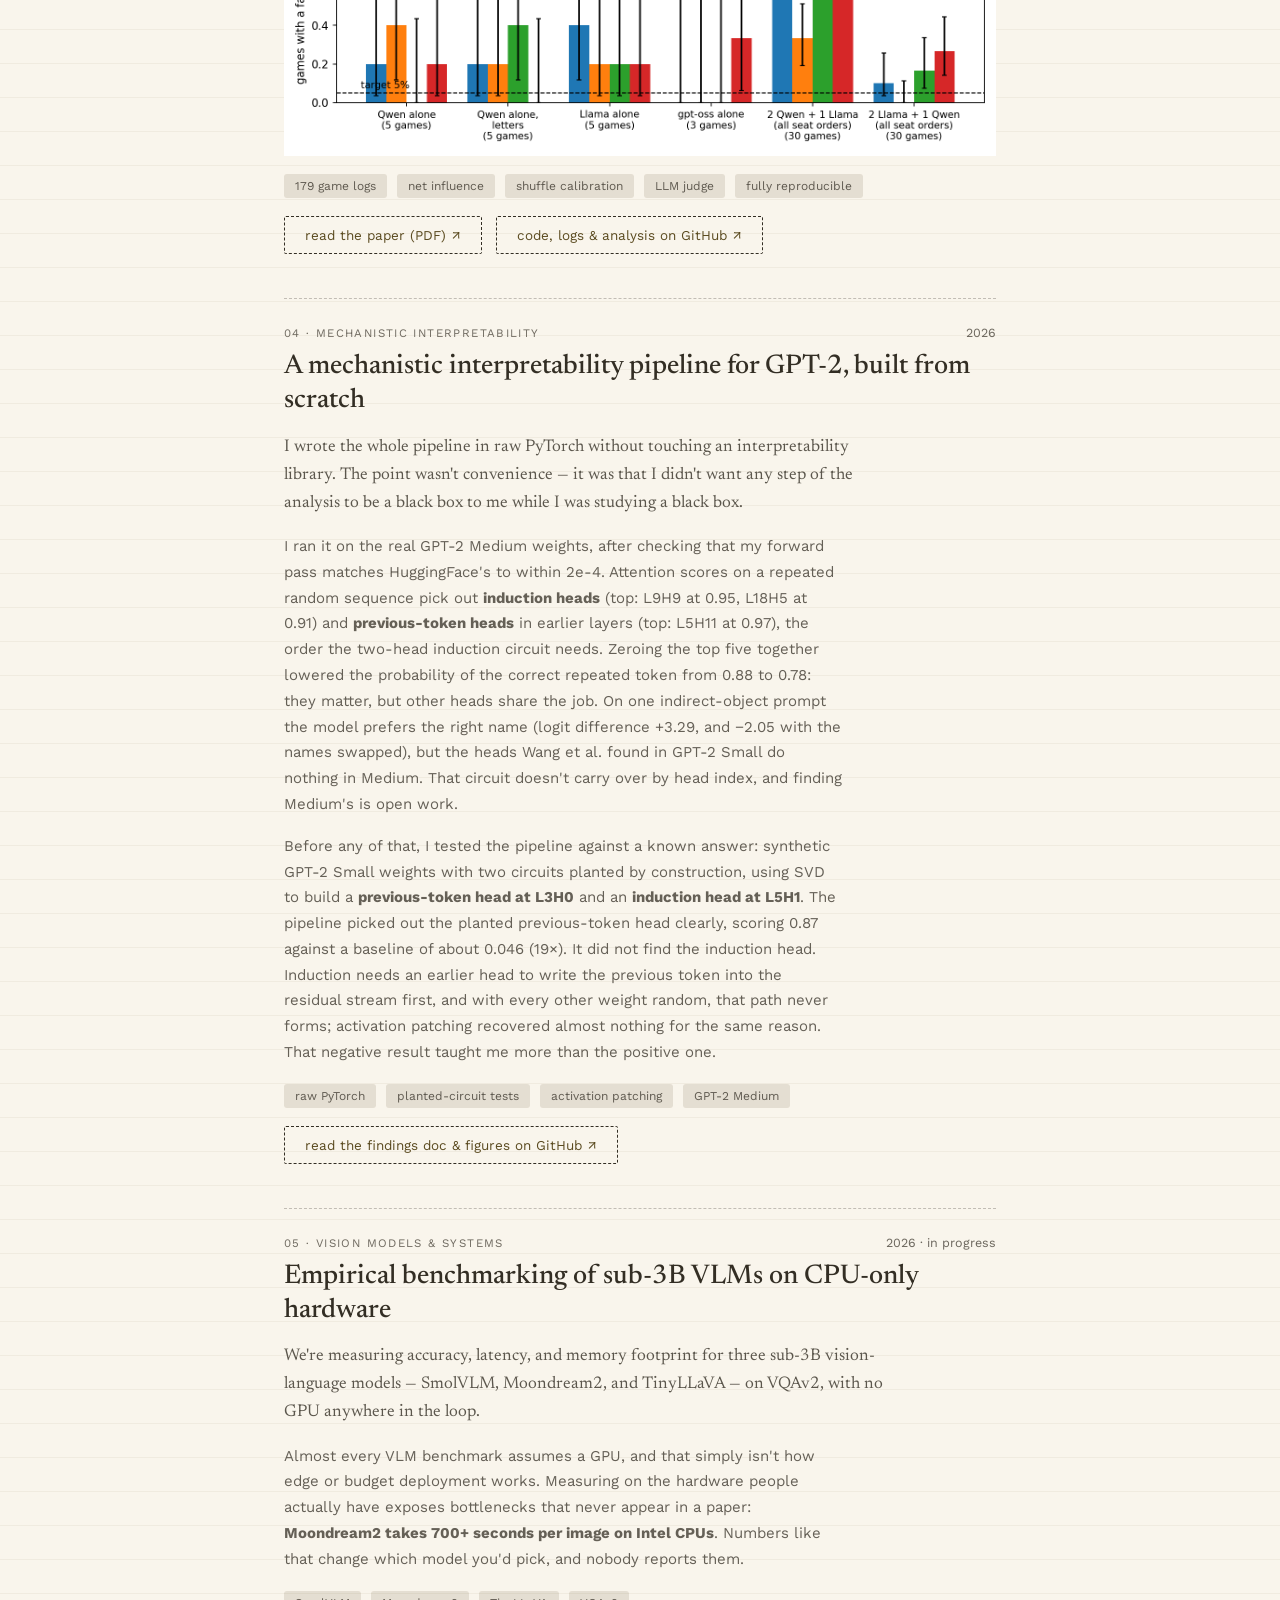
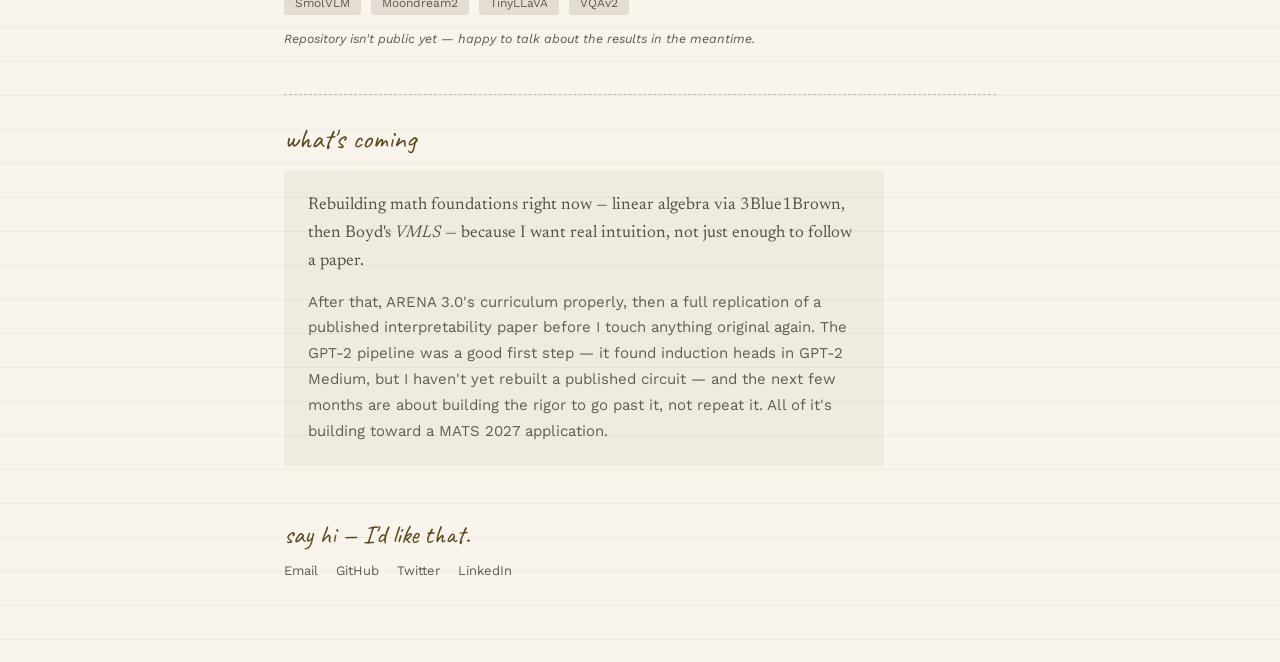
<file: research/index.html>
<!DOCTYPE html>
<html lang="en">
<head>
<meta charset="utf-8">
<meta name="viewport" content="width=device-width, initial-scale=1">
<title>Research — Gowrish Kumar Reddy</title>
<meta name="description" content="Collusion monitors in same-model agent swarms, open-source evaluation and interpretability work at Station House, action-only collusion detection for LLM agents, a mechanistic interpretability pipeline for GPT-2, and CPU-only VLM benchmarking.">
<link rel="icon" href="/favicon.svg" type="image/svg+xml">
<link rel="preconnect" href="https://fonts.googleapis.com">
<link rel="preconnect" href="https://fonts.gstatic.com" crossorigin>
<link href="https://fonts.googleapis.com/css2?family=Newsreader:ital,opsz,wght@0,6..72,400;0,6..72,500;0,6..72,600;1,6..72,400&family=Work+Sans:wght@400;500;600&family=Caveat:wght@500;600&display=swap" rel="stylesheet">
<link rel="stylesheet" href="/styles.css">
</head>
<body>
<div class="page">
  <div class="container">
    <header class="site-nav">
      <a href="/" class="wordmark">Gowrish</a>
      <nav class="nav-links">
        <a href="/">home</a>
        <a href="/research/" class="active">research</a>
        <a href="/about/">about</a>
        <a href="/cv/">cv</a>
        <a href="/notes/">notes</a>
        <a href="/contact/">contact</a>
      </nav>
    </header>
  </div>

  <div class="container" style="padding-top:52px">
    <h1 class="h1-inner">Research</h1>
    <p style="font-family:'Newsreader',serif; font-size:19px; line-height:1.6; color:var(--ink-80); max-width:54ch; margin:0; text-wrap:pretty">Five things I've been working on. Two ask whether we can catch AI agents colluding from what they do, first in a small game and then at swarm scale; one is open-source evaluation and interpretability work at Station House; one is about understanding what a model has learned; the last is about what happens when you try to actually run one.</p>
  </div>

  <div class="container" style="padding-top:46px">
    <div class="divider" style="padding-top:26px">
      <div style="display:flex; justify-content:space-between; align-items:baseline; gap:16px; flex-wrap:wrap; margin-bottom:10px">
        <div class="eyebrow">01 · AI safety · agent swarms</div>
        <div style="font-size:12.5px; color:var(--ink-72)">Nov 2026 · Apart Research hackathon</div>
      </div>
      <h2 style="font-family:'Newsreader',serif; font-weight:500; font-size:27px; line-height:1.25; margin:0 0 16px">Copies look like colluders, at swarm scale: false accusations by behaviour monitors in same-model swarms</h2>
      <p style="font-family:'Newsreader',serif; font-size:17px; line-height:1.65; color:var(--ink-80); max-width:60ch; margin:0 0 16px; text-wrap:pretty">My October project below found that copies of one model look like colluders. This follow-up asks what that means for agent swarms, which are often built from many copies of a few models. How often do behaviour-based collusion monitors accuse innocent copies, and can they be calibrated to stop without losing real colluders? Submitted to Apart Research's Swarm Alignment Hackathon.</p>
      <p style="font-size:15px; line-height:1.72; color:var(--ink-75); max-width:62ch; margin:0 0 16px; text-wrap:pretty">LLM firms (llama3.2:3b and phi3:mini, 116 games) set prices in a repeated market with 4, 8 or 12 agents, and I ran five monitors on every pair. Two standard monitors accused innocent same-model pairs <b>4 to 16 times as often</b> as mixed-model pairs, and the share of games with a false accusation grew with swarm size: <b>60%, 90% and 100%</b> at 4, 8 and 12 agents. Calibrating against known-innocent pairs, or against a twin replay that needs no labels, cut this to 15–50%, at the cost of missing weak copiers more often. A second model pair (qwen3:8b and llama3.1:8b, 111 games) showed the same rise with swarm size and the same calibration benefit.</p>
      <p style="font-size:15px; line-height:1.72; color:var(--ink-75); max-width:62ch; margin:0 0 18px; text-wrap:pretty">On real AI Village logs (AI Digest), chat timing alone made copies look coordinated: <b>13 of 22</b> same-model pairs were flagged, against 38% of other pairs. A label-free control removed this (0 of 22, against 1.9%) and partly held up on held-out data. And a loose deal between two LLMs earned about three times other firms' profit while none of the five monitors caught it. The lesson: a flag is a reason for review, not proof, and no flag does not rule collusion out.</p>
      <img src="/research/swarm-fig.png" alt="Three panels. Left: share of games with a false accusation rises with swarm size for the uncalibrated monitor and stays lower with calibration. Middle: calibrated monitors still catch pairs that copy most rounds but miss weak copiers. Right: on AI Village logs, 13 of 22 same-model pairs are flagged with no control, and none after a slide control." style="width:100%; max-width:720px; height:auto; display:block; margin:0 0 18px">
      <div class="chip-row" style="margin-bottom:18px">
        <span class="chip">227 LLM games</span>
        <span class="chip">5 monitors</span>
        <span class="chip">twin calibration</span>
        <span class="chip">AI Village logs</span>
        <span class="chip">code + summary data</span>
      </div>
      <div style="display:flex; gap:14px; flex-wrap:wrap">
        <a href="/research/copies-look-like-colluders-swarm.pdf" class="btn-dashed" target="_blank" rel="noopener noreferrer">read the paper (PDF) ↗</a>
        <a href="https://github.com/gowrish-kumar-61/copies-look-like-colluders-swarm" class="btn-dashed" target="_blank" rel="noopener noreferrer">code &amp; summary results on GitHub ↗</a>
      </div>
    </div>
  </div>

  <div class="container" style="padding-top:44px">
    <div class="divider" style="padding-top:26px">
      <div style="display:flex; justify-content:space-between; align-items:baseline; gap:16px; flex-wrap:wrap; margin-bottom:10px">
        <div class="eyebrow">02 · AI safety · LLM evaluation &amp; interpretability</div>
        <div style="font-size:12.5px; color:var(--ink-72)">Oct 2026 – now · Station House, open source</div>
      </div>
      <h2 style="font-family:'Newsreader',serif; font-weight:500; font-size:27px; line-height:1.25; margin:0 0 16px">Station House: stress-testing ConspiracyBench, and explaining Marin 32B neurons</h2>
      <p style="font-family:'Newsreader',serif; font-size:17px; line-height:1.65; color:var(--ink-80); max-width:60ch; margin:0 0 16px; text-wrap:pretty">Station House runs open, community AI safety research projects. ConspiracyBench asks how hard it is to teach a model something it should not believe. Conspiracy theories are already in pretraining data, so they are a safe stand-in for dangerous knowledge. A judge labels each answer hold, diverge or abstain, including under scripted pushback.</p>
      <p style="font-size:15px; line-height:1.72; color:var(--ink-75); max-width:62ch; margin:0 0 16px; text-wrap:pretty">I took the "stress test the solver" task: <b>six merged PRs</b> of offline tests and fixes for the Inspect evaluation pipeline. They cover incomplete transcripts, bounded retries and timeouts, a Windows encoding bug, and awkward text that broke the run: line separators that split one record into two, a lone surrogate that crashed the whole eval when writing its log, and JSON braces mangled by the prompt template. Findings that needed a design choice went to the team as one discussion, not straight into code. I also added <b>35 merged questions</b>, each checked against its sources, across regions and in Hindi, Portuguese, French, Arabic and Spanish. One exploratory finding: a small local judge model changed its label when the answer it graded imitated a grader note (one case each, not a measured rate).</p>
      <p style="font-size:15px; line-height:1.72; color:var(--ink-75); max-width:62ch; margin:0 0 18px; text-wrap:pretty">Since November I'm also in Station House's neuron hunt on Marin 32B, run with SAAR India, which explains both sides of MLP neurons from activation exemplars and the logit lens, then tests them. My first explanation is in draft.</p>
      <div class="chip-row" style="margin-bottom:18px">
        <span class="chip">41 merged PRs</span>
        <span class="chip">Inspect AI</span>
        <span class="chip">stress tests</span>
        <span class="chip">35 sourced questions</span>
        <span class="chip">6 languages</span>
        <span class="chip">Marin 32B neurons</span>
      </div>
      <div style="display:flex; gap:14px; flex-wrap:wrap">
        <a href="https://huggingface.co/spaces/Station-house/ConspiracyBench" class="btn-dashed" target="_blank" rel="noopener noreferrer">ConspiracyBench on Hugging Face ↗</a>
        <a href="https://github.com/Station-House/marin-neuron-hunt" class="btn-dashed" target="_blank" rel="noopener noreferrer">Marin neuron hunt on GitHub ↗</a>
      </div>
    </div>
  </div>

  <div class="container" style="padding-top:44px">
    <div class="divider" style="padding-top:26px">
      <div style="display:flex; justify-content:space-between; align-items:baseline; gap:16px; flex-wrap:wrap; margin-bottom:10px">
        <div class="eyebrow">03 · AI safety · multi-agent collusion</div>
        <div style="font-size:12.5px; color:var(--ink-72)">Oct 2026 · Apart Research sprint</div>
      </div>
      <h2 style="font-family:'Newsreader',serif; font-weight:500; font-size:27px; line-height:1.25; margin:0 0 16px">Copies of one model look like colluders: limits of action-only collusion detection for LLM agents</h2>
      <p style="font-family:'Newsreader',serif; font-size:17px; line-height:1.65; color:var(--ink-80); max-width:60ch; margin:0 0 16px; text-wrap:pretty">If an auditor can see only what AI agents do, not what they say, can they tell when two of them are secretly working together? I took an information-theoretic detector, pairwise net influence (Bonjour et al., 2022), and tested it on LLM agents for Question 1.4 of Apart Research's AI Collusion Research Sprint.</p>
      <p style="font-size:15px; line-height:1.72; color:var(--ink-75); max-width:62ch; margin:0 0 16px; text-wrap:pretty">Three agents (Qwen3-8B, Llama 3.1 8B, gpt-oss-20b) play repeated Rock-Paper-Scissors, and in some games two are secretly told to cooperate. The detector works on scripted bots, but not on LLMs. Calibrated for 5% false accusations, it accused a pair in <b>30 of 78 games with no collusion</b>. In mixed games it ranked <b>two copies of the same model as the most linked pair in 41 of 60</b> (chance: 1 in 3). Copies of one model simply behave alike. Meanwhile, colluding Qwen pairs played one move almost every round, which leaves nothing for the detector to measure. A judge that reads the agents' messages found the true pair in all 18 chat games with messages.</p>
      <p style="font-size:15px; line-height:1.72; color:var(--ink-75); max-width:62ch; margin:0 0 18px; text-wrap:pretty">Calibrating against no-collusion games of the same models cut false accusations to 5 of 78. But it still found only 4 of 41 secret pairs, and I designed it on the same games, so it needs testing on fresh ones. The lesson: action-only detectors need a same-model reference before they can be trusted on LLM agents.</p>
      <img src="/research/colluders-fig.png" alt="Bar chart: share of no-collusion games with a false accusation, by detector and game type; most false accusations come from games with two copies of Qwen" style="width:100%; max-width:720px; height:auto; display:block; margin:0 0 18px">
      <div class="chip-row" style="margin-bottom:18px">
        <span class="chip">179 game logs</span>
        <span class="chip">net influence</span>
        <span class="chip">shuffle calibration</span>
        <span class="chip">LLM judge</span>
        <span class="chip">fully reproducible</span>
      </div>
      <div style="display:flex; gap:14px; flex-wrap:wrap">
        <a href="/research/copies-look-like-colluders.pdf" class="btn-dashed" target="_blank" rel="noopener noreferrer">read the paper (PDF) ↗</a>
        <a href="https://github.com/gowrish-kumar-61/copies-look-like-colluders" class="btn-dashed" target="_blank" rel="noopener noreferrer">code, logs &amp; analysis on GitHub ↗</a>
      </div>
    </div>
  </div>

  <div class="container" style="padding-top:44px">
    <div class="divider" style="padding-top:26px">
      <div style="display:flex; justify-content:space-between; align-items:baseline; gap:16px; flex-wrap:wrap; margin-bottom:10px">
        <div class="eyebrow">04 · Mechanistic interpretability</div>
        <div style="font-size:12.5px; color:var(--ink-72)">2026</div>
      </div>
      <h2 style="font-family:'Newsreader',serif; font-weight:500; font-size:27px; line-height:1.25; margin:0 0 16px">A mechanistic interpretability pipeline for GPT-2, built from scratch</h2>
      <p style="font-family:'Newsreader',serif; font-size:17px; line-height:1.65; color:var(--ink-80); max-width:60ch; margin:0 0 16px; text-wrap:pretty">I wrote the whole pipeline in raw PyTorch without touching an interpretability library. The point wasn't convenience — it was that I didn't want any step of the analysis to be a black box to me while I was studying a black box.</p>
      <p style="font-size:15px; line-height:1.72; color:var(--ink-75); max-width:62ch; margin:0 0 16px; text-wrap:pretty">I ran it on the real GPT-2 Medium weights, after checking that my forward pass matches HuggingFace's to within 2e-4. Attention scores on a repeated random sequence pick out <b>induction heads</b> (top: L9H9 at 0.95, L18H5 at 0.91) and <b>previous-token heads</b> in earlier layers (top: L5H11 at 0.97), the order the two-head induction circuit needs. Zeroing the top five together lowered the probability of the correct repeated token from 0.88 to 0.78: they matter, but other heads share the job. On one indirect-object prompt the model prefers the right name (logit difference +3.29, and −2.05 with the names swapped), but the heads Wang et al. found in GPT-2 Small do nothing in Medium. That circuit doesn't carry over by head index, and finding Medium's is open work.</p>
      <p style="font-size:15px; line-height:1.72; color:var(--ink-75); max-width:62ch; margin:0 0 18px; text-wrap:pretty">Before any of that, I tested the pipeline against a known answer: synthetic GPT-2 Small weights with two circuits planted by construction, using SVD to build a <b>previous-token head at L3H0</b> and an <b>induction head at L5H1</b>. The pipeline picked out the planted previous-token head clearly, scoring 0.87 against a baseline of about 0.046 (19×). It did not find the induction head. Induction needs an earlier head to write the previous token into the residual stream first, and with every other weight random, that path never forms; activation patching recovered almost nothing for the same reason. That negative result taught me more than the positive one.</p>
      <div class="chip-row" style="margin-bottom:18px">
        <span class="chip">raw PyTorch</span>
        <span class="chip">planted-circuit tests</span>
        <span class="chip">activation patching</span>
        <span class="chip">GPT-2 Medium</span>
      </div>
      <a href="https://github.com/gowrish-kumar-61/mechanistic-interp-gpt2" class="btn-dashed" target="_blank" rel="noopener noreferrer">read the findings doc &amp; figures on GitHub ↗</a>
    </div>
  </div>

  <div class="container" style="padding-top:44px">
    <div class="divider" style="padding-top:26px">
      <div style="display:flex; justify-content:space-between; align-items:baseline; gap:16px; flex-wrap:wrap; margin-bottom:10px">
        <div class="eyebrow">05 · Vision models &amp; systems</div>
        <div style="font-size:12.5px; color:var(--ink-72)">2026 · in progress</div>
      </div>
      <h2 style="font-family:'Newsreader',serif; font-weight:500; font-size:27px; line-height:1.25; margin:0 0 16px">Empirical benchmarking of sub-3B VLMs on CPU-only hardware</h2>
      <p style="font-family:'Newsreader',serif; font-size:17px; line-height:1.65; color:var(--ink-80); max-width:60ch; margin:0 0 16px; text-wrap:pretty">We're measuring accuracy, latency, and memory footprint for three sub-3B vision-language models — SmolVLM, Moondream2, and TinyLLaVA — on VQAv2, with no GPU anywhere in the loop.</p>
      <p style="font-size:15px; line-height:1.72; color:var(--ink-75); max-width:62ch; margin:0 0 18px; text-wrap:pretty">Almost every VLM benchmark assumes a GPU, and that simply isn't how edge or budget deployment works. Measuring on the hardware people actually have exposes bottlenecks that never appear in a paper: <b>Moondream2 takes 700+ seconds per image on Intel CPUs</b>. Numbers like that change which model you'd pick, and nobody reports them.</p>
      <div class="chip-row">
        <span class="chip">SmolVLM</span>
        <span class="chip">Moondream2</span>
        <span class="chip">TinyLLaVA</span>
        <span class="chip">VQAv2</span>
      </div>
      <div style="font-size:12.5px; color:var(--ink-78); margin-top:16px; font-style:italic">Repository isn't public yet — happy to talk about the results in the meantime.</div>
    </div>
  </div>

  <div class="container" style="padding-top:48px">
    <div class="divider" style="padding-top:26px">
      <div class="subheading-lg" style="margin-bottom:14px">what's coming</div>
      <div class="quote-panel" style="padding:22px 24px; max-width:60ch">
        <p style="font-family:'Newsreader',serif; font-size:17px; line-height:1.65; color:rgba(51,46,36,.82); margin:0 0 14px; text-wrap:pretty">Rebuilding math foundations right now — linear algebra via 3Blue1Brown, then Boyd's <i>VMLS</i> — because I want real intuition, not just enough to follow a paper.</p>
        <p style="font-size:15px; line-height:1.72; color:var(--ink-75); margin:0; text-wrap:pretty">After that, ARENA 3.0's curriculum properly, then a full replication of a published interpretability paper before I touch anything original again. The GPT-2 pipeline was a good first step — it found induction heads in GPT-2 Medium, but I haven't yet rebuilt a published circuit — and the next few months are about building the rigor to go past it, not repeat it. All of it's building toward a MATS 2027 application.</p>
      </div>
    </div>
  </div>

  <footer class="container site-footer">
    <div class="footer-title">say hi — I'd like that.</div>
    <div class="footer-links">
      <a href="mailto:gowrishkumar61@gmail.com">Email</a>
      <a href="https://github.com/gowrish-kumar-61" target="_blank" rel="noopener noreferrer">GitHub</a>
      <a href="https://twitter.com/gowrishkumar23" target="_blank" rel="noopener noreferrer">Twitter</a>
      <a href="https://linkedin.com/in/gowrish-kumar-reddy-ab1a0132b" target="_blank" rel="noopener noreferrer">LinkedIn</a>
    </div>
  </footer>
</div>
</body>
</html>
</file>
<file: styles.css>
/* Design tokens — see README.md */
:root {
  --paper: #f9f5ec;
  --rule-line: rgba(120, 100, 60, .07);
  --ink: #332e24;
  --ink-80: rgba(51, 46, 36, .8);
  --ink-78: rgba(51, 46, 36, .78);
  --ink-76: rgba(51, 46, 36, .76);
  --ink-75: rgba(51, 46, 36, .75);
  --ink-72: rgba(51, 46, 36, .72);
  --ink-70: rgba(51, 46, 36, .7);
  --ink-68: rgba(51, 46, 36, .68);
  --heading-brown: #4a3d19;
  --accent-brown: #5a4a1f;
  --link-hover: #8a6f1f;
  --sticky-yellow: #fef4a8;
  --sticky-ink: #5a5320;
  --panel-wash: rgba(90, 74, 31, .06);
  --chip-bg: rgba(90, 74, 31, .13);
  --dashed-rule: rgba(51, 46, 36, .28);
}

* { box-sizing: border-box; }

body {
  margin: 0;
  background: var(--paper);
  color: var(--ink);
  font-family: 'Work Sans', system-ui, sans-serif;
}

a { color: var(--accent-brown); text-decoration: none; }
a:hover { color: var(--link-hover); }

.page {
  min-height: 100vh;
  background: var(--paper);
  background-image: repeating-linear-gradient(var(--paper) 0 33px, var(--rule-line) 33px 34px);
  padding-bottom: 84px;
}

.container {
  max-width: 780px;
  margin: 0 auto;
  padding: 0 34px;
}

/* Nav */
.site-nav {
  display: flex;
  justify-content: space-between;
  align-items: baseline;
  flex-wrap: wrap;
  gap: 14px;
  padding-top: 30px;
}

.wordmark {
  font-family: 'Caveat', cursive;
  font-size: 24px;
  font-weight: 600;
  color: var(--accent-brown);
}

.nav-links {
  display: flex;
  gap: 20px;
  font-size: 13px;
  color: var(--ink-78);
  flex-wrap: wrap;
}

.nav-links a { color: inherit; }
.nav-links a:hover { color: var(--link-hover); }
.nav-links a.active {
  color: var(--ink);
  border-bottom: 1.5px solid var(--accent-brown);
}

/* Footer */
.site-footer { padding-top: 52px; }

.footer-title {
  font-family: 'Caveat', cursive;
  font-size: 26px;
  color: var(--accent-brown);
  margin-bottom: 12px;
}

.footer-links {
  display: flex;
  gap: 18px;
  font-size: 13px;
  color: var(--ink-78);
  flex-wrap: wrap;
}

.footer-links a { color: inherit; }
.footer-links a:hover { color: var(--link-hover); }

/* Headings */
.h1-home {
  font-family: 'Caveat', cursive;
  font-weight: 600;
  font-size: clamp(40px, 6.4vw, 64px);
  line-height: 1.02;
  margin: 0 0 20px;
  color: var(--heading-brown);
}

.h1-inner {
  font-family: 'Caveat', cursive;
  font-weight: 600;
  font-size: clamp(36px, 5.4vw, 52px);
  line-height: 1.05;
  margin: 0 0 20px;
  color: var(--heading-brown);
}

.subheading {
  font-family: 'Caveat', cursive;
  font-size: 27px;
  color: var(--accent-brown);
  margin-bottom: 6px;
}

.subheading-lg {
  font-family: 'Caveat', cursive;
  font-size: 28px;
  color: var(--accent-brown);
}

/* Components */
.badge-sticky {
  display: inline-block;
  background: var(--sticky-yellow);
  padding: 6px 12px;
  font-size: 12px;
  color: var(--sticky-ink);
  transform: rotate(-1.2deg);
  margin-bottom: 26px;
  box-shadow: 0 1px 3px rgba(0, 0, 0, .12);
}

.sticky-note {
  background: var(--sticky-yellow);
  padding: 16px 18px;
  font-size: 13.5px;
  line-height: 1.6;
  color: var(--sticky-ink);
  transform: rotate(-.7deg);
  box-shadow: 0 1px 3px rgba(0, 0, 0, .12);
}

.sticky-note a { color: var(--sticky-ink); text-decoration: underline; }

.quote-panel {
  background: var(--panel-wash);
  border-radius: 3px;
  padding: 20px 24px;
}

.quote-panel blockquote {
  font-family: 'Newsreader', serif;
  font-style: italic;
  font-size: 20px;
  line-height: 1.45;
  color: var(--heading-brown);
  margin: 0;
}

.quote-panel .caption {
  font-size: 12.5px;
  color: var(--ink-80);
  margin-top: 10px;
  line-height: 1.6;
}

.btn-dashed {
  display: inline-block;
  border: 1.5px dashed var(--ink);
  border-radius: 2px;
  padding: 10px 20px;
  font-size: 13.5px;
}

.link-underline {
  text-decoration: underline;
  text-underline-offset: 3px;
}

.divider {
  border-top: 1.5px dashed var(--dashed-rule);
}

.eyebrow {
  font-size: 11.5px;
  letter-spacing: .12em;
  text-transform: uppercase;
  color: var(--ink-70);
}

.chip {
  font-size: 12px;
  background: var(--chip-bg);
  padding: 5px 11px;
  border-radius: 3px;
  color: var(--ink-75);
}

.chip-lg {
  background: rgba(90, 74, 31, .14);
  padding: 3px 9px;
  border-radius: 3px;
}

.chip-row {
  display: flex;
  gap: 10px;
  flex-wrap: wrap;
}

.meta-row {
  display: flex;
  gap: 12px;
  align-items: center;
  font-size: 12.5px;
  color: var(--ink-78);
  flex-wrap: wrap;
}

.card-grid {
  display: grid;
  grid-template-columns: repeat(auto-fit, minmax(min(100%, 220px), 1fr));
  gap: 20px;
}

.contact-grid {
  display: grid;
  grid-template-columns: repeat(auto-fit, minmax(min(100%, 200px), 1fr));
  gap: 18px;
  max-width: 620px;
}

.contact-card {
  background: var(--panel-wash);
  border-radius: 3px;
  padding: 18px 20px;
  display: block;
}

.contact-card .eyebrow { margin-bottom: 6px; }
.contact-card .card-title {
  font-family: 'Newsreader', serif;
  font-size: 19px;
  color: var(--ink);
}

.skills-grid {
  display: grid;
  grid-template-columns: repeat(auto-fit, minmax(min(100%, 240px), 1fr));
  gap: 16px 28px;
  font-size: 14.5px;
  line-height: 1.6;
}

.skills-grid .label { color: var(--ink-72); }

.pdf-chip {
  border: 1.5px dashed rgba(51, 46, 36, .35);
  border-radius: 2px;
  padding: 9px 16px;
  font-size: 13px;
  color: var(--ink-72);
  cursor: default;
}
</file>
